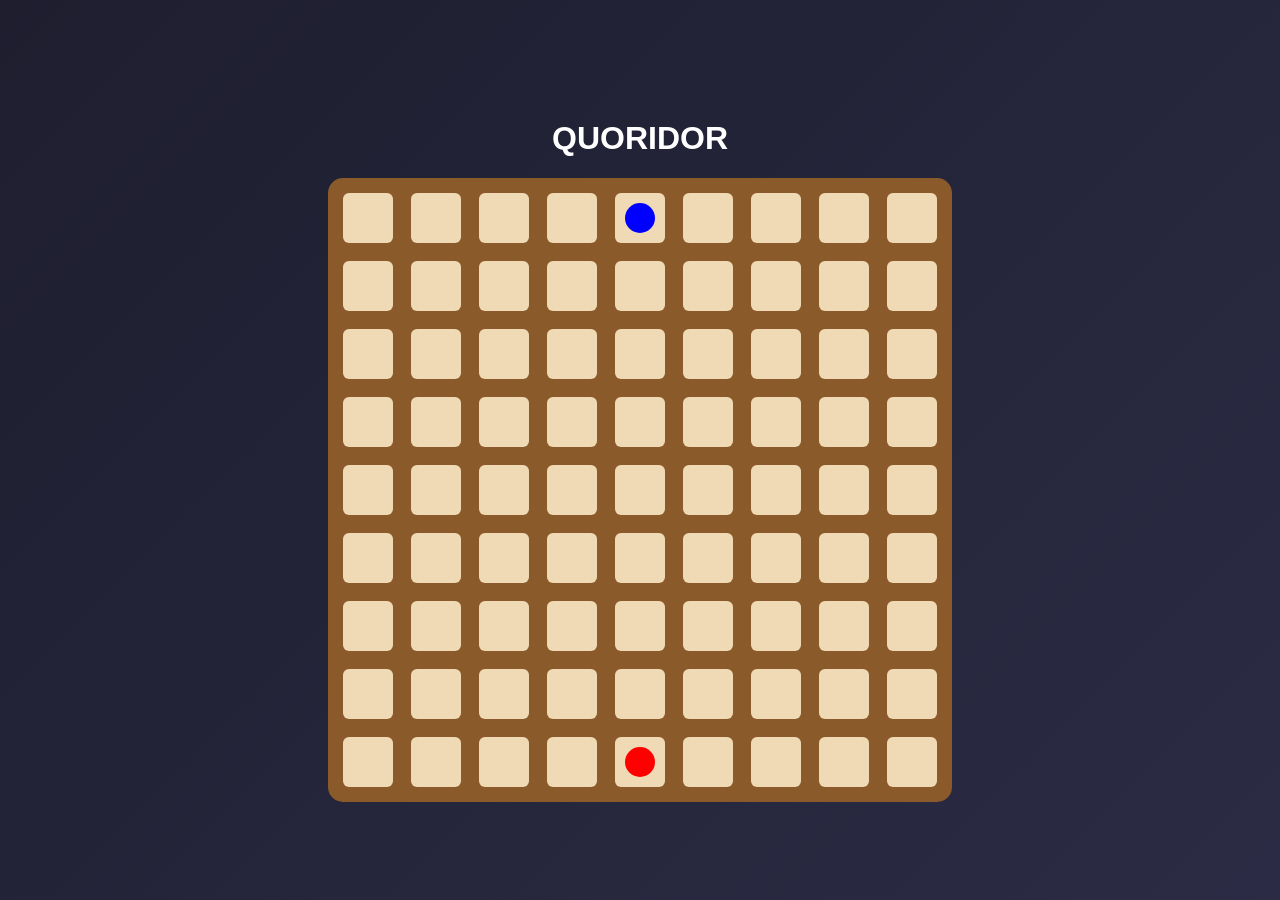
<file: קךדק/Index.html>
<!DOCTYPE html>
<html lang="he">
<head>
<meta charset="UTF-8">
<title>Quoridor</title>

<style>
body {
    margin: 0;
    font-family: Arial, sans-serif;
    background: linear-gradient(135deg, #1e1e2f, #2b2b45);
    display: flex;
    justify-content: center;
    align-items: center;
    height: 100vh;
}

.game-container {
    text-align: center;
    color: white;
}

.board {
    display: flex;
    flex-direction: column;
    gap: 4px;
    background: #8b5a2b;
    padding: 15px;
    border-radius: 15px;
}

.row, .h-wall-row {
    display: flex;
    gap: 4px;
}

.cell {
    width: 50px;
    height: 50px;
    background: #f0d9b5;
    border-radius: 6px;
    position: relative;
}

.player::after {
    content: "";
    position: absolute;
    width: 30px;
    height: 30px;
    border-radius: 50%;
    top: 50%;
    left: 50%;
    transform: translate(-50%, -50%);
}

.player1::after { background: red; }
.player2::after { background: blue; }

.v-wall {
    width: 10px;
    height: 50px;
}

.h-wall {
    width: 50px;
    height: 10px;
}

.wall-gap {
    width: 10px;
}
</style>

</head>
<body>

<div class="game-container">
    <h1>QUORIDOR</h1>
    <div id="board" class="board"></div>
</div>

<script>
const board = document.getElementById("board");
const size = 9;

for (let row = 0; row < size; row++) {

    const rowDiv = document.createElement("div");
    rowDiv.className = "row";

    for (let col = 0; col < size; col++) {

        const cell = document.createElement("div");
        cell.className = "cell";

        if (row === 0 && col === 4) {
            cell.classList.add("player", "player2");
        }

        if (row === 8 && col === 4) {
            cell.classList.add("player", "player1");
        }

        rowDiv.appendChild(cell);

        if (col < size - 1) {
            const vWall = document.createElement("div");
            vWall.className = "v-wall";
            rowDiv.appendChild(vWall);
        }
    }

    board.appendChild(rowDiv);

    if (row < size - 1) {
        const hRow = document.createElement("div");
        hRow.className = "h-wall-row";

        for (let col = 0; col < size; col++) {
            const hWall = document.createElement("div");
            hWall.className = "h-wall";
            hRow.appendChild(hWall);

            if (col < size - 1) {
                const gap = document.createElement("div");
                gap.className = "wall-gap";
                hRow.appendChild(gap);
            }
        }

        board.appendChild(hRow);
    }
}
</script>

</body>
</html>
</file>
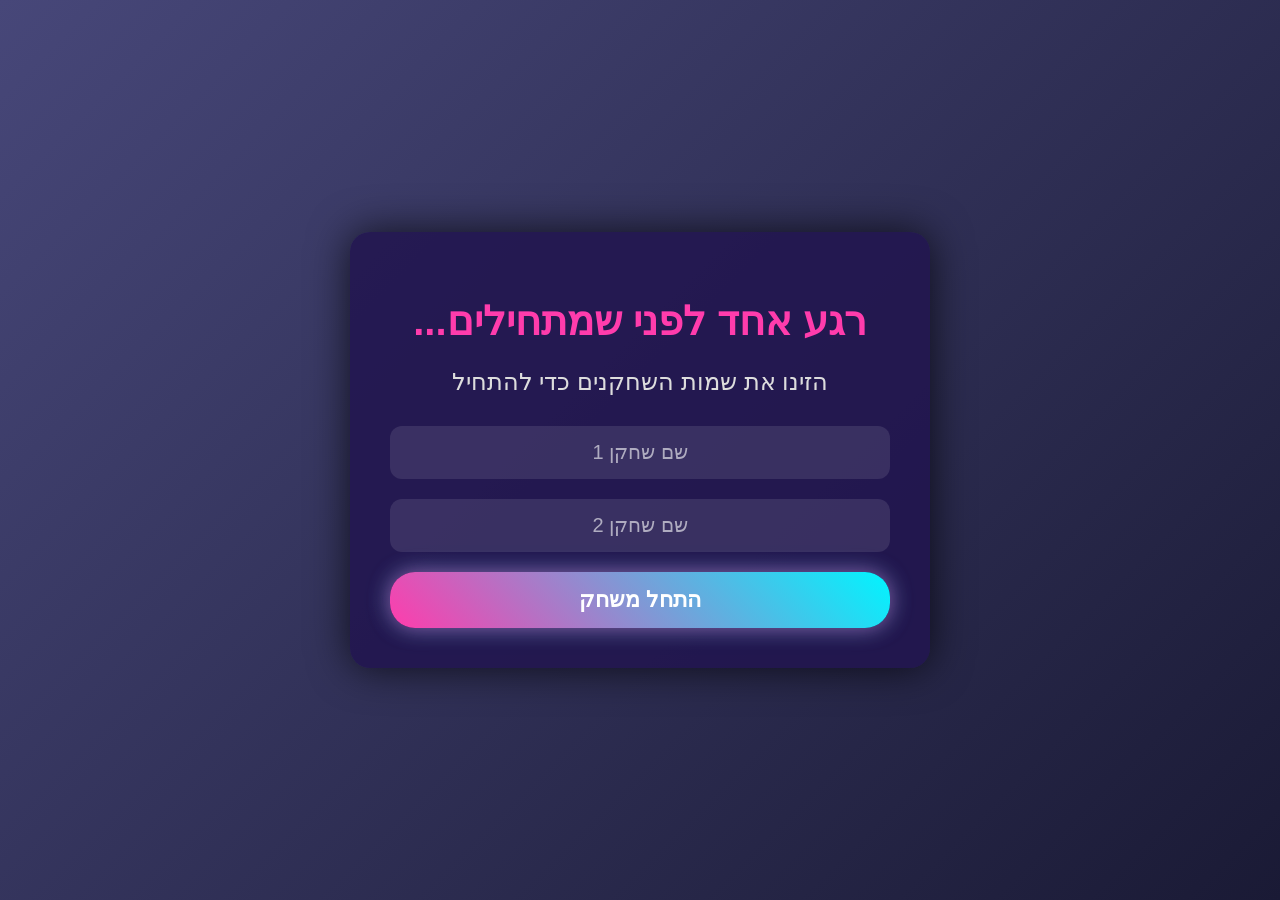
<file: html/beforeGame.html>
<!DOCTYPE html>
<html lang="he">
<head>
    <meta charset="UTF-8">
    <meta name="viewport" content="width=device-width, initial-scale=1.0">
    <title>הכנה למשחק קורידור</title>
    <link rel="stylesheet" href="/css/beforeGame.css">
</head>
<body>

<div class="player-setup-container">
    <h1>...רגע אחד לפני שמתחילים</h1>
    <p>הזינו את שמות השחקנים כדי להתחיל</p>

    <form id="playerForm">
        <input type="text" id="player1" placeholder="שם שחקן 1" required>
        <input type="text" id="player2" placeholder="שם שחקן 2" required>
        <button type="submit" class="start-btn">התחל משחק</button>
    </form>
</div>

</body>
</html>
</file>
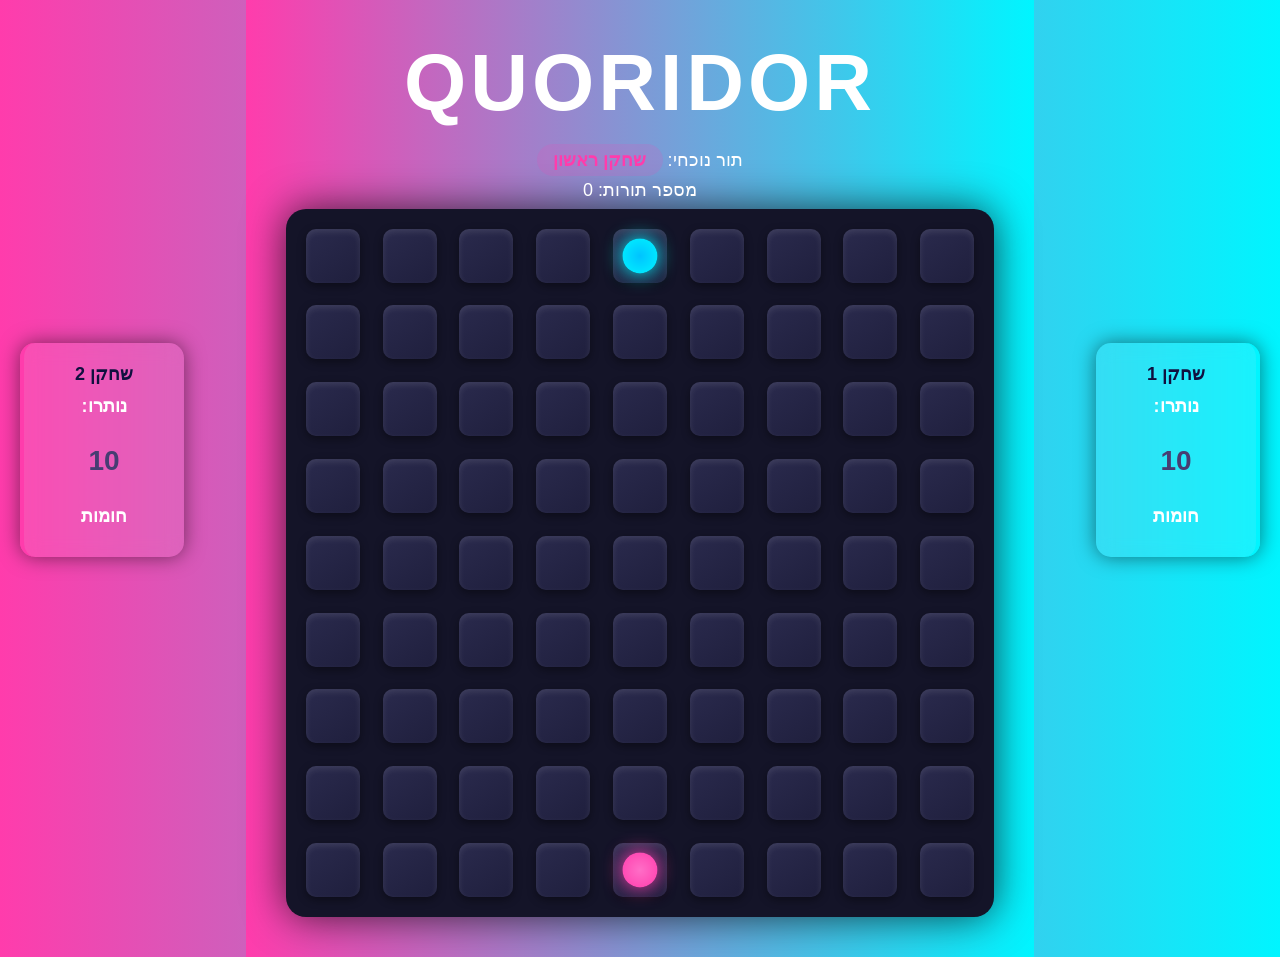
<file: html/board.html>
<!DOCTYPE html>
<html lang="en">
<head>
    <meta charset="UTF-8">
    <title>Quoridor</title>
    <link rel="stylesheet" href="/css/board.css">
</head>
<body>
<div class="game-container">
    <h1>QUORIDOR</h1>

        <!-- לוח מצב חומות -->
    <div class="player-wall-counter player1-counter">
        <h2>שחקן 2</h2>
        <h3>:נותרו</h3>
        <p id="p2-walls">10</p>
        <h3>חומות</h3>

    </div>

    <div class="player-wall-counter player2-counter">
        <h2>שחקן 1</h2>
        <h3>:נותרו</h3>
        <p id="p1-walls">10</p>
        <h3>חומות</h3>
    </div>


    <div class="turn-indicator">
        תור נוכחי:
        <span id="current-player" class="player-indicator player1-indicator">
            שחקן ראשון
        </span>
    </div>

    <div class="turn-counter">
        מספר תורות:
        <span id="turn-count">0</span>
    </div>


    <div id="board" class="board"></div>
</div>

<script src="/js/board.js"></script>
</body>
</html>
</file>
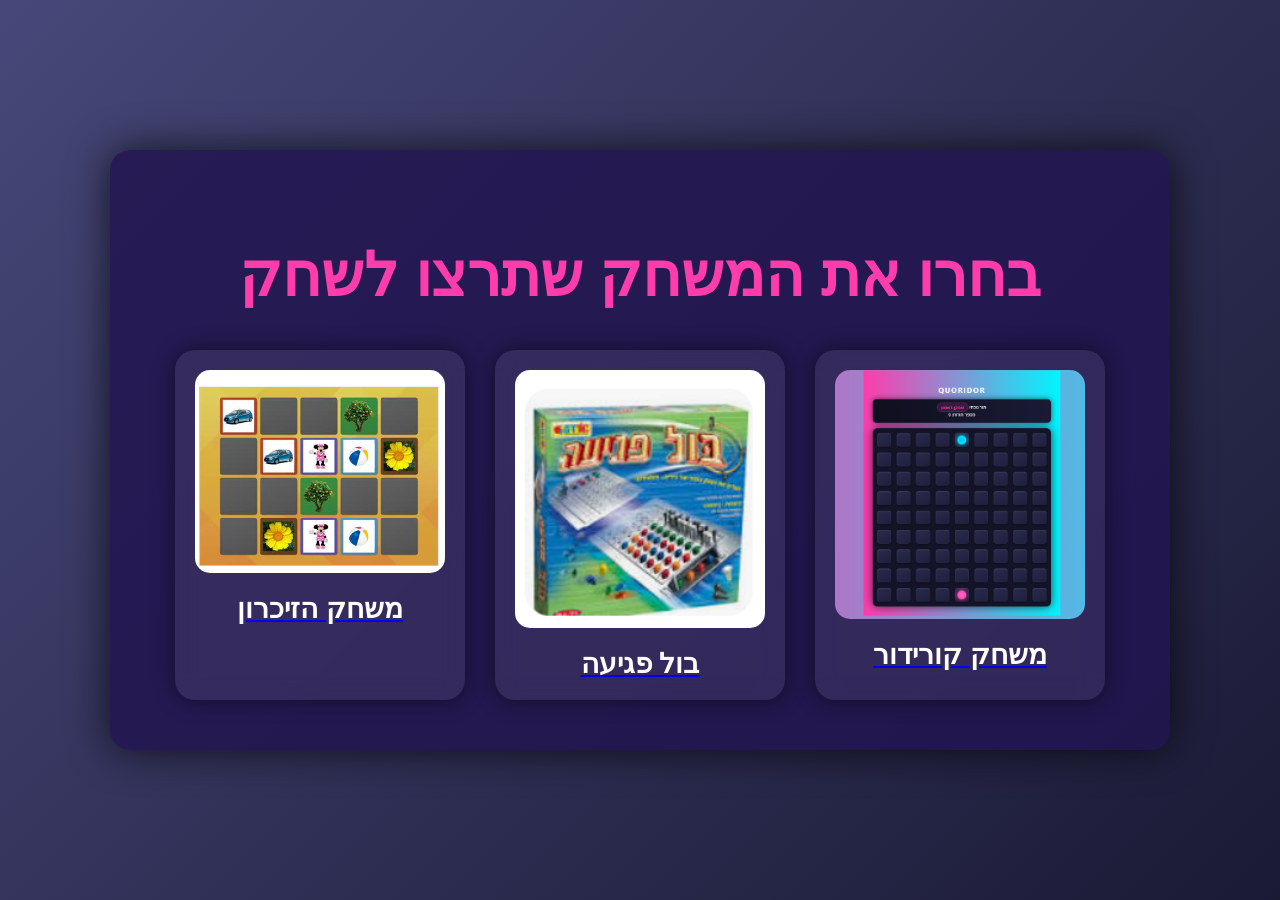
<file: html/gameSelection.html>
<!DOCTYPE html>
<html lang="he">
<head>
    <meta charset="UTF-8">
    <meta name="viewport" content="width=device-width, initial-scale=1.0">
    <title>בחרו משחק</title>
    <link rel="stylesheet" href="/css/gameSelection.css">
</head>
<body>

<div class="game-selection-container">
    <h1>בחרו את המשחק שתרצו לשחק</h1>

    <div class="games-grid">
        <a class="game-card" href="/otherGames/משחק זיכרון/memoryGame.html">
            <img src="/pictures/זיכרון.png" alt="משחק הזיכרון">
            <h2>משחק הזיכרון</h2>
        </a>

        <a class="game-card" href="/otherGames/‏‏‏‏בול פגיעה-6 צבעים - עם כפתור/bool.html">
            <img src="/pictures/בולפגיעה.png" alt="בול פגיעה">
            <h2>בול פגיעה</h2>
        </a>

        <a class="game-card" href="/html/landing.html">
            <img src="/pictures/קורידור.png" alt="משחק קורידור">
            <h2>משחק קורידור</h2>
        </a>
    </div>
</div>

</body>
</html>
</file>
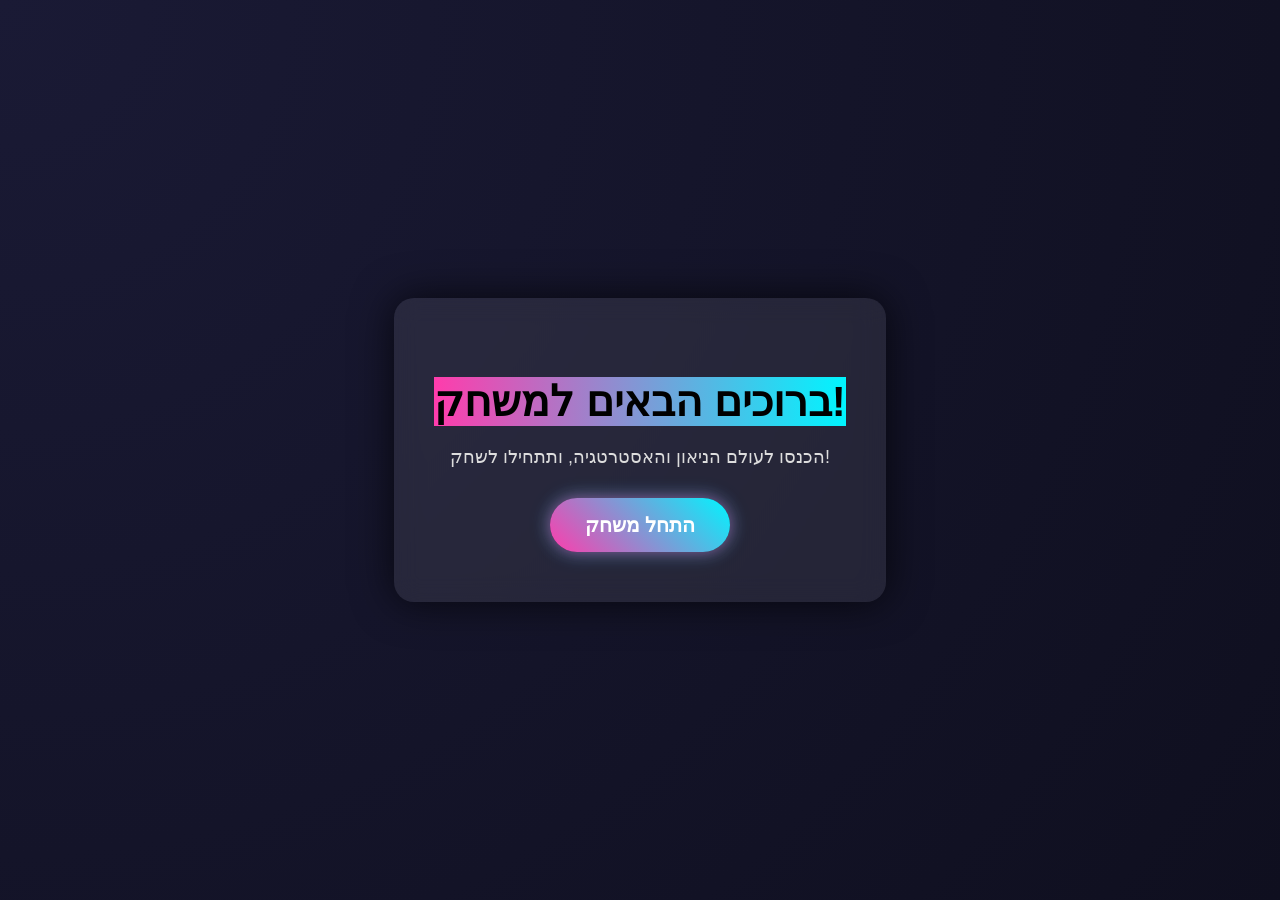
<file: html/home.html>
<!DOCTYPE html>
<html lang="en">
<head>
<meta charset="UTF-8">
<meta name="viewport" content="width=device-width, initial-scale=1.0">
<title>ברוכים הבאים למשחק</title>
<link rel="stylesheet" href="/css/home.css">
</head>
<body>
    <div class="welcome-container">
        <h1>ברוכים הבאים למשחק!</h1>
        <p>הכנסו לעולם הניאון והאסטרטגיה, ותתחילו לשחק!</p>
        <button class="start-btn">התחל משחק</button>
    </div>
</body>
</html>
</file>
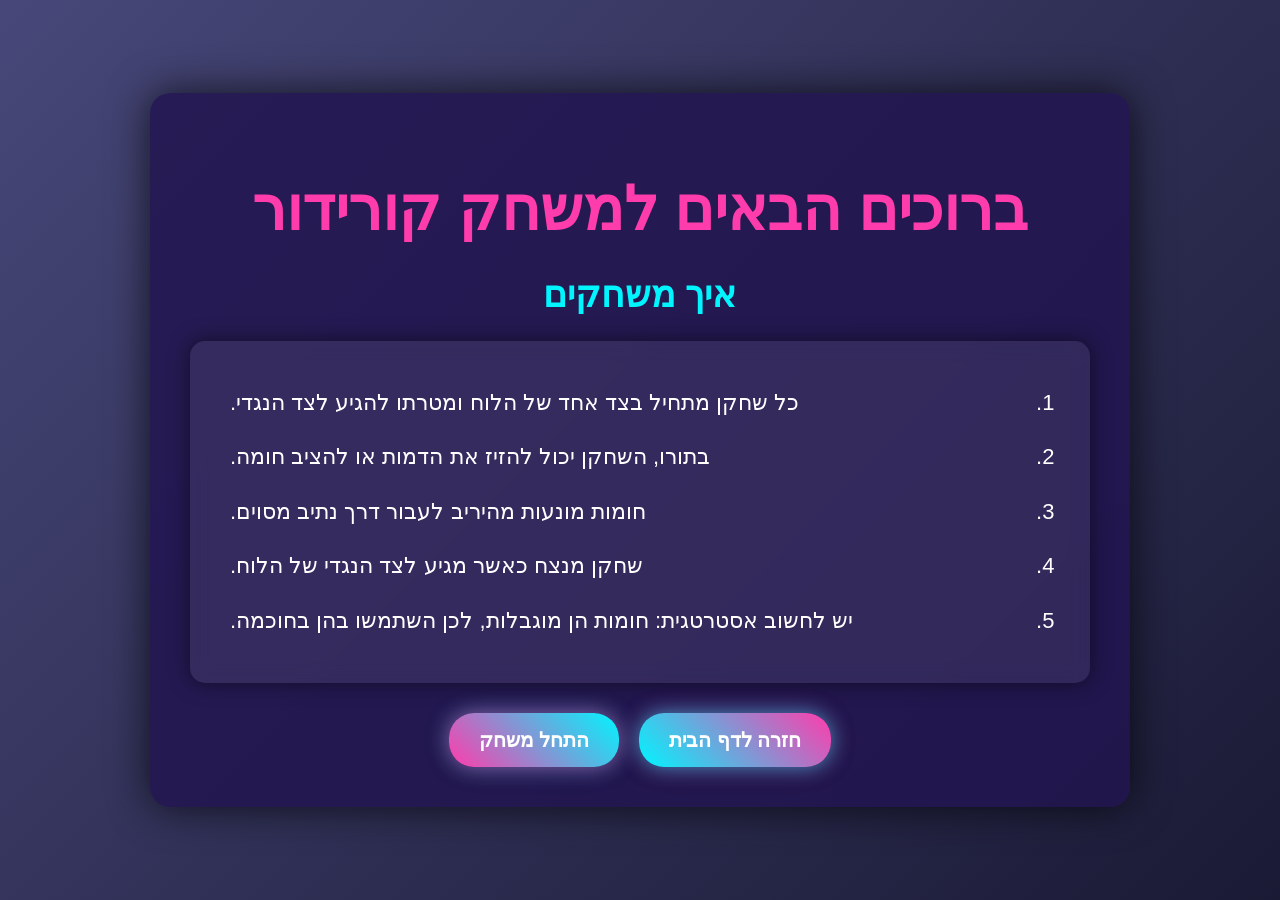
<file: html/instructions.html>
<!DOCTYPE html>
<html lang="he" dir="rtl">
<head>
    <meta charset="UTF-8">
    <meta name="viewport" content="width=device-width, initial-scale=1.0">
    <title>הוראות קורידור</title>
    <link rel="stylesheet" href="/css/instructions.css">
</head>
<body>
   <div class="instructions-container">
    <h1>ברוכים הבאים למשחק קורידור</h1>
    <h2>איך משחקים</h2>

    <div class="instructions-content">
        <ol>
            <li>כל שחקן מתחיל בצד אחד של הלוח ומטרתו להגיע לצד הנגדי.</li>
            <li>בתורו, השחקן יכול להזיז את הדמות או להציב חומה.</li>
            <li>חומות מונעות מהיריב לעבור דרך נתיב מסוים.</li>
            <li>שחקן מנצח כאשר מגיע לצד הנגדי של הלוח.</li>
            <li>יש לחשוב אסטרטגית: חומות הן מוגבלות, לכן השתמשו בהן בחוכמה.</li>
        </ol>
    </div>

    <div class="button-group">
        <button class="back-btn">חזרה לדף הבית</button>
        <button class="start-btn">התחל משחק</button>
    </div>
</div> 
</body>
</html>
</file>
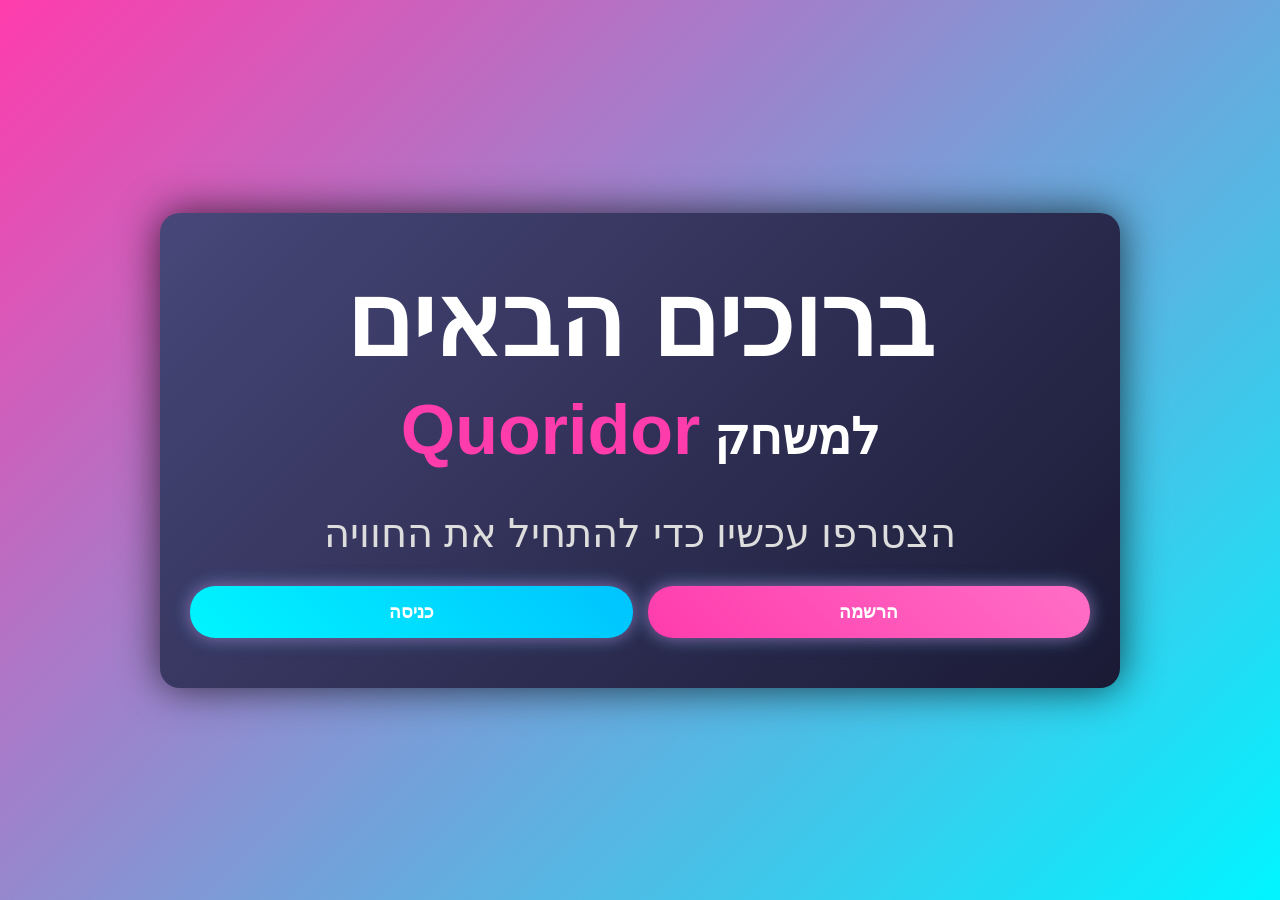
<file: html/landing.html>
<!DOCTYPE html>
<html lang="en">
<head>
<meta charset="UTF-8">
<meta name="viewport" content="width=device-width, initial-scale=1.0">
<title>דף נחיתה</title>
<link rel="stylesheet" href="/css/landing.css">
</head>
<body>
    <div class="landing-container">
        <header class="landing-header">
            <h1>ברוכים הבאים</h1>
            <h2><span class="highlight">Quoridor</span>   למשחק   </h2>
            <p>הצטרפו עכשיו כדי להתחיל את החוויה</p>
        </header>

        <div class="button-group">
            <button class="landing-btn login-btn">כניסה</button>
            <button class="landing-btn signup-btn">הרשמה</button>
        </div>
    </div>
</body>
</html>
</file>
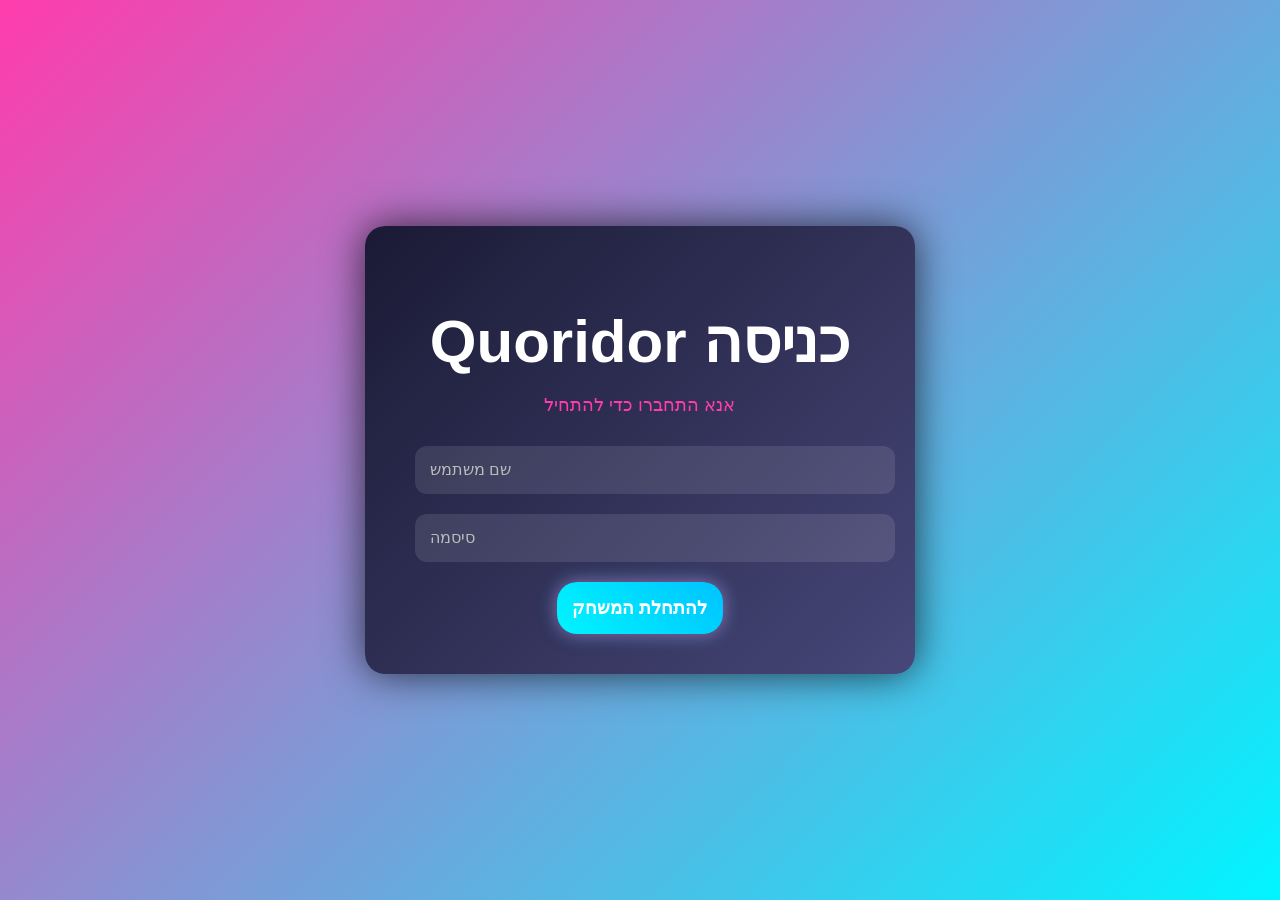
<file: html/login.html>
<!DOCTYPE html>
<html lang="en">
<head>
    <meta charset="UTF-8">
    <meta name="viewport" content="width=device-width, initial-scale=1.0">
    <title>Document</title>
    <link rel="stylesheet" href="/css/login.css">
</head>
<body>
    <div class="form-container">
        <h1>    Quoridor     כניסה</h1>
        <p>אנא התחברו כדי להתחיל</p>

        <form class="login-form" id="authForm">
            <input type="text" id="username" placeholder="שם משתמש" required minlength="3">
            <input type="password" id="password" placeholder="סיסמה" required minlength="6">
                <button type="submit" class="landing-btn login-btn">להתחלת המשחק</button>
        </form>
    </div>
</body>
</html>
</file>
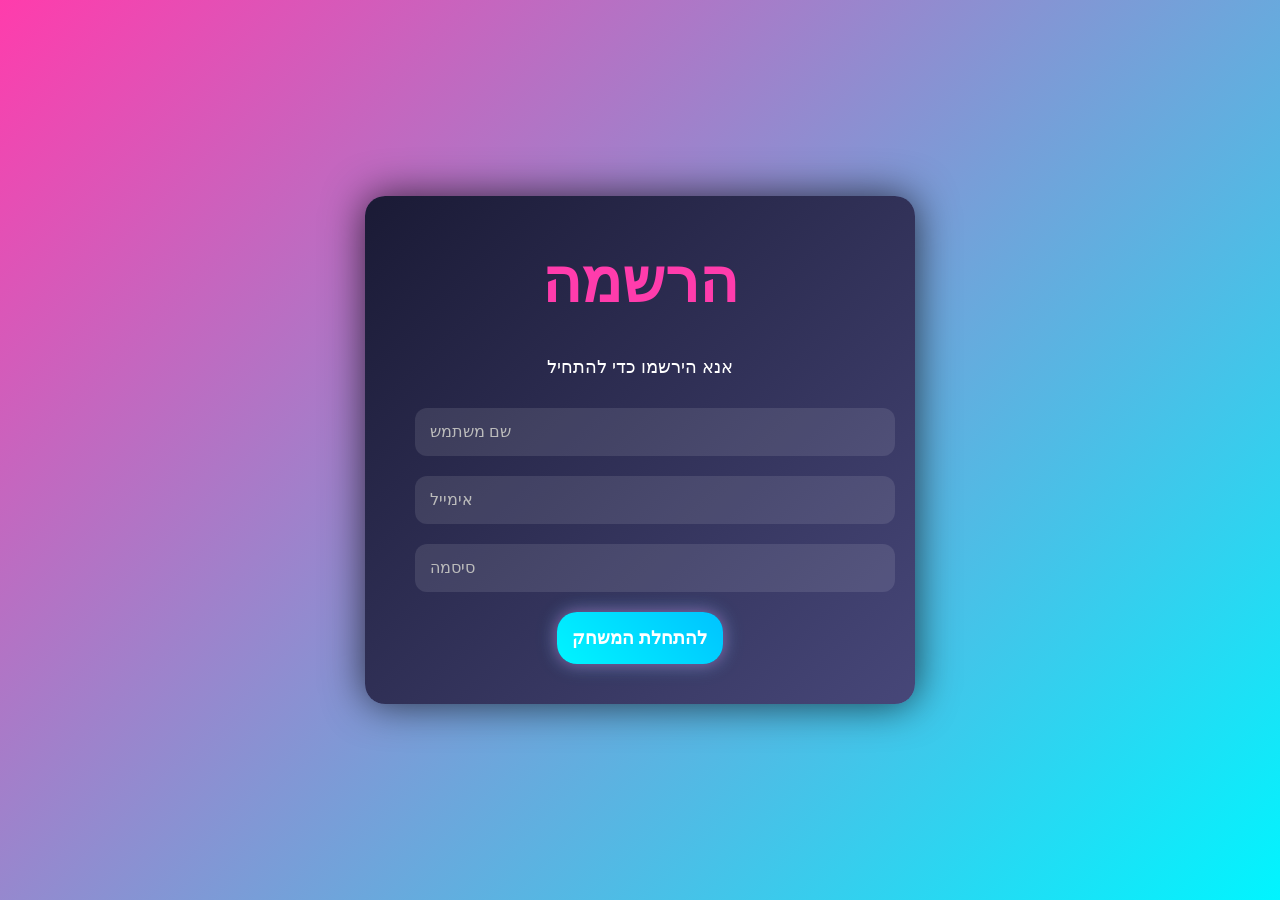
<file: html/register.html>
<!DOCTYPE html>
<html lang="en">
<head>
    <meta charset="UTF-8">
    <meta name="viewport" content="width=device-width, initial-scale=1.0">
    <title>Document</title>
    <link rel="stylesheet" href="/css/register.css">
</head>
<body>
    <div class="form-container">

        <h1>הרשמה</h1>
        <p>אנא הירשמו כדי להתחיל</p>

        <form class="login-form" id="authForm">
            <input type="text" id="username" placeholder="שם משתמש" required minlength="3">
            <input type="email" id="email" placeholder="אימייל" required>
            <input type="password" id="password" placeholder="סיסמה" required minlength="6">
                <button type="submit" class="landing-btn login-btn">להתחלת המשחק</button>
        </form>
    </div>
</body>
</html>
</file>
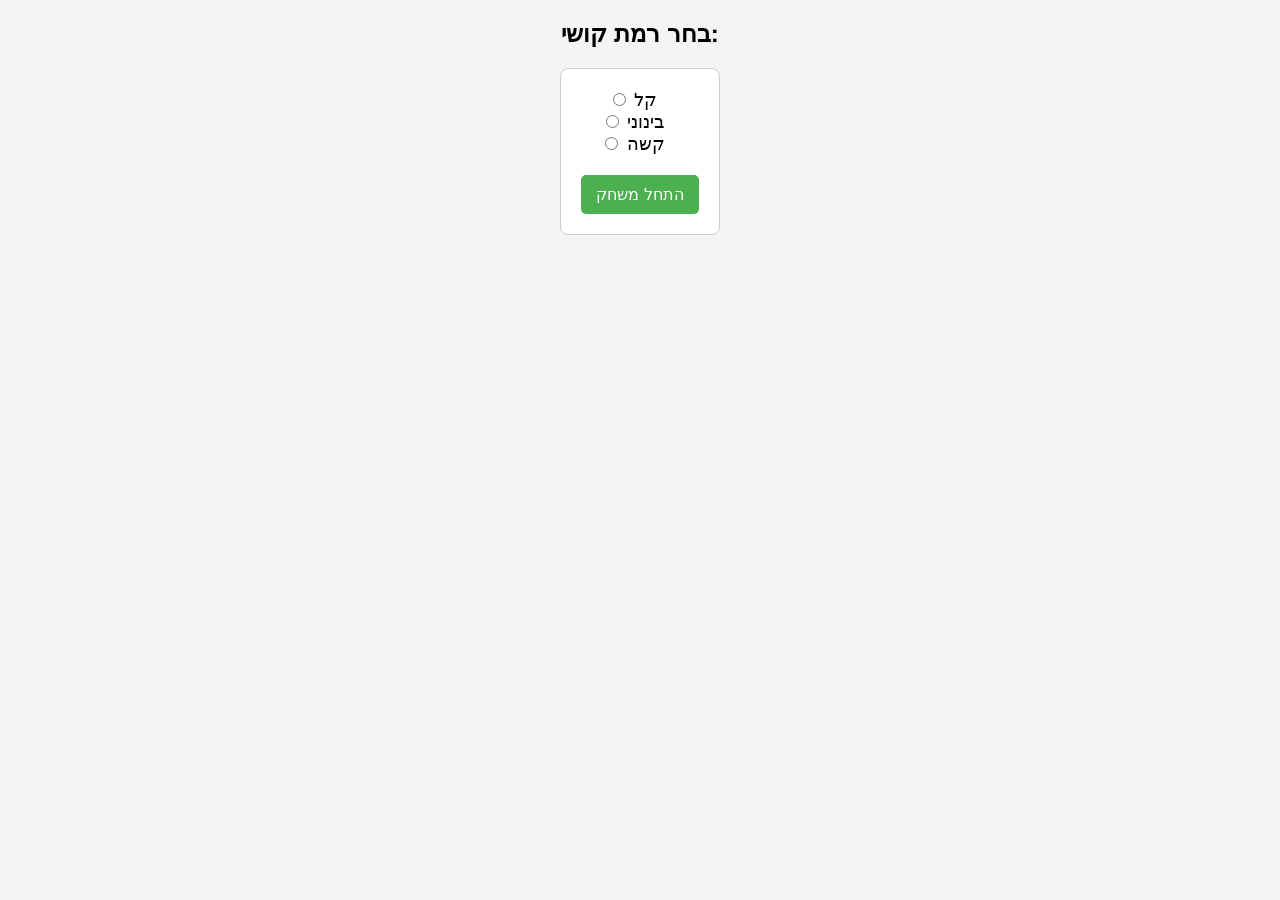
<file: otherGames/משחק זיכרון/memoryGame.html>
<!DOCTYPE html>
<html lang="en">
<head>
    <meta charset="UTF-8">
    <meta name="viewport" content="width=device-width, initial-scale=1.0">
    <title>Document</title>
    <link rel="stylesheet" href="memoryGame.css">
</head>

<body>
    <h2>בחר רמת קושי:</h2>
    <form class="level">
        <label>
            <input type="radio" name="difficulty" value="easy"> קל
        </label><br>
        <label>
            <input type="radio" name="difficulty" value="medium"> בינוני
        </label><br>
        <label>
            <input type="radio" name="difficulty" value="hard"> קשה
        </label><br>
        <input class="s" type="button" value="התחל משחק">
    </form>
    <div class="container"></div>
    <script src="memoryGame.js"></script>
</body>

</html>
</file>
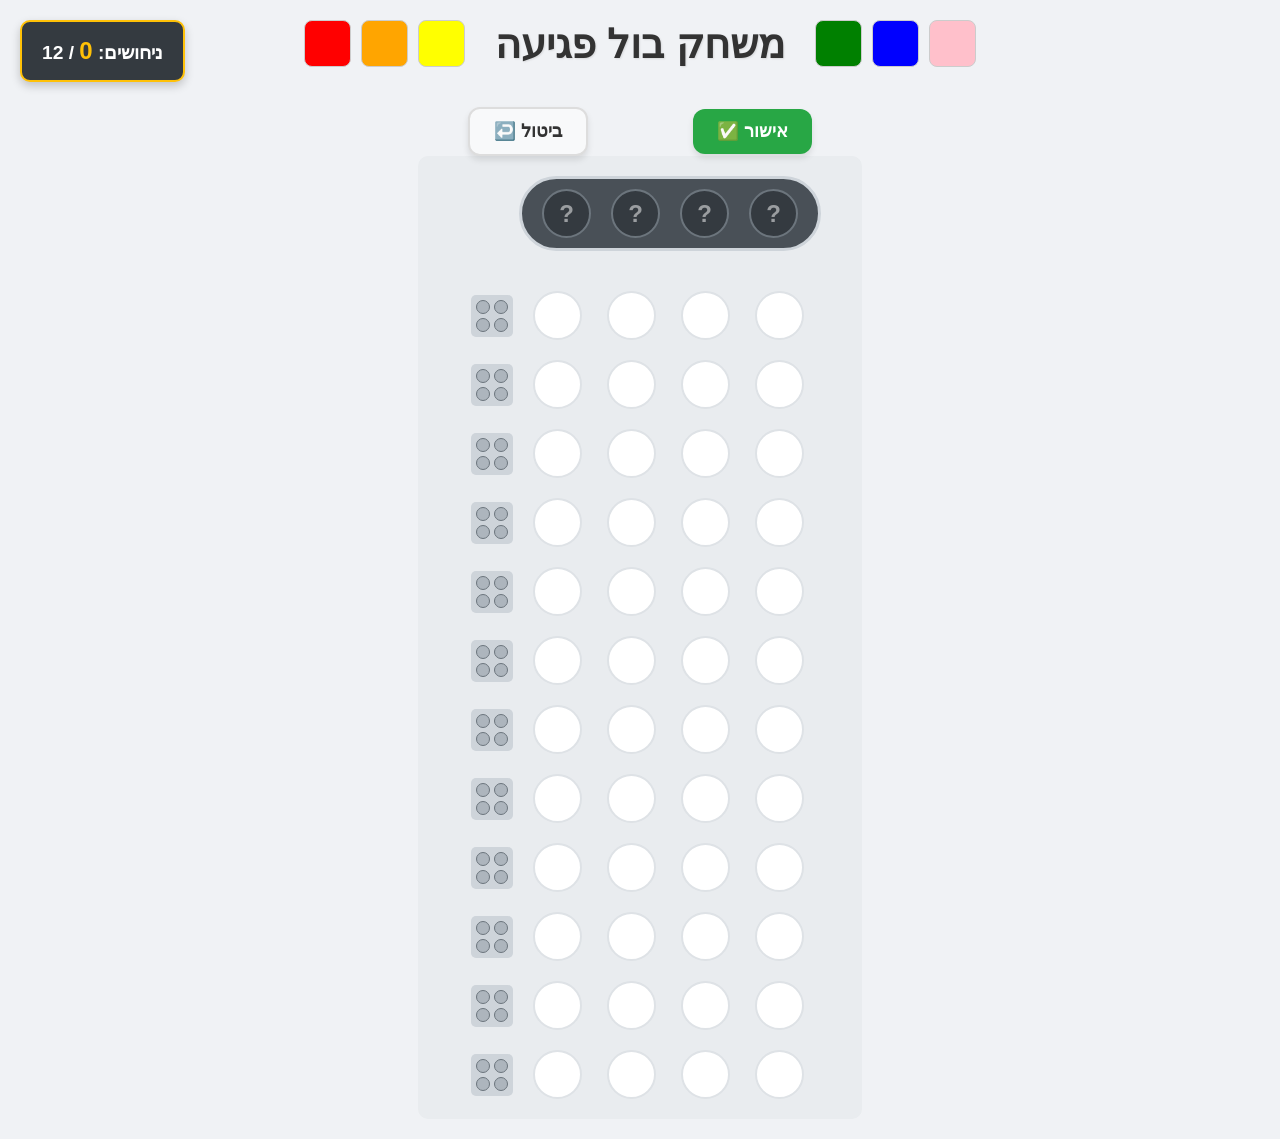
<file: otherGames/‏‏‏‏בול פגיעה-6 צבעים - עם כפתור/bool.html>
<!DOCTYPE html>
<html lang="en">
<head>
    <meta charset="UTF-8">
    <meta name="viewport" content="width=device-width, initial-scale=1.0">
    <title>משחק בול פגיעה</title>
    <link rel="stylesheet" href="./bool.css">
</head>
<body>
    <script defer src="./bool.js"></script>
    <header class="game-header">
    <div class="color-group">
        <div class="color-box" style="background-color: red;" onclick="pressColor(this)"></div>
        <div class="color-box" style="background-color: orange;" onclick="pressColor(this)"></div>
        <div class="color-box" style="background-color: yellow;" onclick="pressColor(this)"></div>
        
    </div>

    <h1>משחק בול פגיעה</h1>

    <div class="color-group">
        <div class="color-box" style="background-color: green;" onclick="pressColor(this)"></div>
        <div class="color-box" style="background-color: blue;" onclick="pressColor(this)"></div>
        <div class="color-box" style="background-color: pink;" onclick="pressColor(this)"></div>
    </div>
</header>
<div id="attempts-counter" class="counter-box">
    ניחושים: <span id="current-attempt">0</span> / 12
</div>
    <div class="container">  
    <div class="game-layout">
        <button id="undo-btn" class="side-btn" onclick="undoLastMove()">↩️ ביטול</button>
         <button id="submit-btn" class="side-btn" onclick="submitGuess()">✅ אישור</button>
    <div class="boardGame">
    <div class="chosenLine">
            <div class="oneChosen"></div>
            <div class="oneChosen"></div>
            <div class="oneChosen"></div>
            <div class="oneChosen"></div>
    </div>
    <div class="gessLine">
        <div class="feedback">
            <div class="small-circle"></div>
            <div class="small-circle"></div>
            <div class="small-circle"></div>
            <div class="small-circle"></div>
        </div>
        <div class="oneGess"></div>
        <div class="oneGess"></div>
        <div class="oneGess"></div>
        <div class="oneGess"></div>
    </div>
 
    <div class="gessLine">
        <div class="feedback">
            <div class="small-circle"></div>
            <div class="small-circle"></div>
            <div class="small-circle"></div>
            <div class="small-circle"></div>
        </div>
        <div class="oneGess"></div>
        <div class="oneGess"></div>
        <div class="oneGess"></div>
        <div class="oneGess"></div>
    </div>

    <div class="gessLine">
        <div class="feedback">
            <div class="small-circle"></div>
            <div class="small-circle"></div>
            <div class="small-circle"></div>
            <div class="small-circle"></div>
        </div>
        <div class="oneGess"></div>
        <div class="oneGess"></div>
        <div class="oneGess"></div>
        <div class="oneGess"></div>
    </div>
    <div class="gessLine">
        <div class="feedback">
            <div class="small-circle"></div>
            <div class="small-circle"></div>
            <div class="small-circle"></div>
            <div class="small-circle"></div>
        </div>
        <div class="oneGess"></div>
        <div class="oneGess"></div>
        <div class="oneGess"></div>
        <div class="oneGess"></div>
    </div>
 
    <div class="gessLine">
        <div class="feedback">
            <div class="small-circle"></div>
            <div class="small-circle"></div>
            <div class="small-circle"></div>
            <div class="small-circle"></div>
        </div>
        <div class="oneGess"></div>
        <div class="oneGess"></div>
        <div class="oneGess"></div>
        <div class="oneGess"></div>
    </div>

    <div class="gessLine">
        <div class="feedback">
            <div class="small-circle"></div>
            <div class="small-circle"></div>
            <div class="small-circle"></div>
            <div class="small-circle"></div>
        </div>
        <div class="oneGess"></div>
        <div class="oneGess"></div>
        <div class="oneGess"></div>
        <div class="oneGess"></div>
    </div>
    <div class="gessLine">
        <div class="feedback">
            <div class="small-circle"></div>
            <div class="small-circle"></div>
            <div class="small-circle"></div>
            <div class="small-circle"></div>
        </div>
        <div class="oneGess"></div>
        <div class="oneGess"></div>
        <div class="oneGess"></div>
        <div class="oneGess"></div>
    </div>
 
    <div class="gessLine">
        <div class="feedback">
            <div class="small-circle"></div>
            <div class="small-circle"></div>
            <div class="small-circle"></div>
            <div class="small-circle"></div>
        </div>
        <div class="oneGess"></div>
        <div class="oneGess"></div>
        <div class="oneGess"></div>
        <div class="oneGess"></div>
    </div>

    <div class="gessLine">
        <div class="feedback">
            <div class="small-circle"></div>
            <div class="small-circle"></div>
            <div class="small-circle"></div>
            <div class="small-circle"></div>
        </div>
        <div class="oneGess"></div>
        <div class="oneGess"></div>
        <div class="oneGess"></div>
        <div class="oneGess"></div>
    </div>
    <div class="gessLine">
        <div class="feedback">
            <div class="small-circle"></div>
            <div class="small-circle"></div>
            <div class="small-circle"></div>
            <div class="small-circle"></div>
        </div>
        <div class="oneGess"></div>
        <div class="oneGess"></div>
        <div class="oneGess"></div>
        <div class="oneGess"></div>
    </div>
 
    <div class="gessLine">
        <div class="feedback">
            <div class="small-circle"></div>
            <div class="small-circle"></div>
            <div class="small-circle"></div>
            <div class="small-circle"></div>
        </div>
        <div class="oneGess"></div>
        <div class="oneGess"></div>
        <div class="oneGess"></div>
        <div class="oneGess"></div>
    </div>

    <div class="gessLine">
        <div class="feedback">
            <div class="small-circle"></div>
            <div class="small-circle"></div>
            <div class="small-circle"></div>
            <div class="small-circle"></div>
        </div>
        <div class="oneGess"></div>
        <div class="oneGess"></div>
        <div class="oneGess"></div>
        <div class="oneGess"></div>
    </div>
</div>
<div id="endGameModal" class="modal">
    <div class="modal-content">
        <h2 id="modalTitle"></h2>
        <p id="modalMessage"></p>
        <button onclick="location.reload()">שחק שוב</button>
    </div>
</div>
</div>
</div>
</body>
</html>
</file>
<file: css/beforeGame.css>
:root {
    --primary-color: #ff3cac;
    --secondary-color: #00f5ff;
    --bg1: #474779;
    --bg2: #1a1a35;
    --glass: rgba(255, 255, 255, 0.08);
}

body {
    margin: 0;
    font-family: 'Segoe UI', sans-serif;
    background: linear-gradient(135deg, var(--bg1), var(--bg2));
    display: flex;
    justify-content: center;
    align-items: center;
    min-height: 100vh;
    color: white;
}

.player-setup-container {
    text-align: center;
    width: 90%;
    max-width: 500px;
    padding: 40px;
    border-radius: 20px;
    background: rgba(33, 21, 79, 0.85);
    box-shadow: 0 0 40px rgba(0,0,0,0.7);
}

.player-setup-container h1 {
    font-size: 40px;
    margin-bottom: 10px;
    color: var(--primary-color);
}

.player-setup-container p {
    font-size: 24px;
    margin-bottom: 30px;
    color: #ddd;
}

form {
    display: flex;
    flex-direction: column;
    gap: 20px;
}

input[type="text"] {
    padding: 15px;
    font-size: 20px;
    border: none;
    border-radius: 12px;
    background: rgba(255,255,255,0.1);
    color: white;
    text-align: center;
}

input[type="text"]::placeholder {
    color: rgba(255,255,255,0.6);
}

.start-btn {
    padding: 15px;
    font-size: 22px;
    font-weight: bold;
    border: none;
    border-radius: 25px;
    cursor: pointer;
    background: linear-gradient(45deg, var(--primary-color), var(--secondary-color));
    color: white;
    box-shadow: 0 0 20px rgba(255,60,172,0.5), 0 0 25px rgba(0,245,255,0.4);
    transition: all 0.3s ease;
}

.start-btn:hover {
    transform: scale(1.05);
    box-shadow: 0 0 30px rgba(255,60,172,0.7), 0 0 35px rgba(0,245,255,0.6);
}
</file>
<file: css/board.css>
/* =================================
   ROOT COLORS & VARIABLES
================================= */
:root {
    /* Backgrounds */
    --bg1: #0f0f1f;
    --bg2: #1a1a35;
    --board-bg: #141428;

    /* Cell */
    --cell-color1: #1f1f3d;
    --cell-color2: #2a2a4d;
    --glass: rgba(255,255,255,0.08);

    /* Players */
    --p1-main: #ff3cac;
    --p1-glow: #ff6ec7;
    --p2-main: #00f5ff;
    --p2-glow: #00c3ff;

    /* Sizes */
    --cell-size: clamp(32px, 6vmin, 60px);
    --wall-thickness: calc(var(--cell-size) / 5);
}


/* =================================
   BODY & LAYOUT
================================= */
body {
    margin: 0;
    font-family: 'Segoe UI', sans-serif;
    background: linear-gradient(90deg, var(--p1-main), var(--p2-main));
    display: flex;
    justify-content: center;
    align-items: center;
    height: 100vh;
}

.game-container {
    text-align: center;
    color: white;
        background: linear-gradient(90deg, var(--p1-main), var(--p2-main));

    padding: 40px;
}

h1 {
    font-size: 80px;
    letter-spacing: 4px;
    margin-bottom: 20px;
    color: white;
}


/* =================================
   GAME INFO PANEL
================================= */
.game-info {
    background: var(--glass)   ;
    backdrop-filter: blur(12px);
    padding: 15px 25px;
    border-radius: 16px;
    margin-bottom: 25px;
    box-shadow: 0 0 25px rgba(0,0,0,0.6);
}

.turn-indicator,
.turn-counter {
    margin: 8px 0;
    font-size: 18px;
}

.player-indicator {
    font-weight: bold;
    padding: 6px 16px;
    border-radius: 25px;
    transition: all 0.4s ease;
}

/* Glow animation for active player */
@keyframes pulseGlow {
    0% { box-shadow: 0 0 5px currentColor; }
    50% { box-shadow: 0 0 20px currentColor; }
    100% { box-shadow: 0 0 5px currentColor; }
}

.player1-indicator {
    color: var(--p1-main);
    background: rgba(255,60,172,0.15);
    animation: pulseGlow 2s infinite;
}

.player2-indicator {
    color: var(--p2-main);
    background: rgba(0,245,255,0.15);
    animation: pulseGlow 2s infinite;
}


/* =================================
   BOARD & ROWS
================================= */
.board {
    display: flex;
    flex-direction: column;
    gap: 6px;
    background: var(--board-bg);
    padding: 20px;
    border-radius: 20px;
    box-shadow: 0 0 40px rgba(0,0,0,0.7);
}

.row,
.h-wall-row {
    display: flex;
    gap: 6px;
}


/* =================================
   CELLS (Upgraded Colors)
================================= */
.cell {
    width: var(--cell-size);
    height: var(--cell-size);
    border-radius: 10px;
    position: relative;
    transition: all 0.2s ease;

    /* Gradient & depth */
    background: linear-gradient(145deg, var(--cell-color2), var(--cell-color1));
    box-shadow:
        inset 0 3px 6px rgba(255,255,255,0.1),
        0 3px 8px rgba(0,0,0,0.4);
}

.cell:hover {
    transform: scale(1.08);
    box-shadow:
        inset 0 3px 6px rgba(255,255,255,0.15),
        0 0 18px rgba(255,255,255,0.2);
    cursor: pointer;
}


/* =================================
   PLAYERS (Neon Style)
================================= */
.player::after {
    content: "";
    position: absolute;
    width: 65%;
    height: 65%;
    border-radius: 50%;
    top: 50%;
    left: 50%;
    transform: translate(-50%, -50%);
}

.player1::after {
    background: radial-gradient(circle, var(--p1-glow), var(--p1-main));
    box-shadow: 0 0 20px var(--p1-main);
}

.player2::after {
    background: radial-gradient(circle, var(--p2-glow), var(--p2-main));
    box-shadow: 0 0 20px var(--p2-main);
}


/* =================================
   WALLS
================================= */
.v-wall {
    width: var(--wall-thickness);
    height: var(--cell-size);
    transition: 0.2s;
}

.h-wall {
    width: var(--cell-size);
    height: var(--wall-thickness);
    transition: 0.2s;
}

.wall-gap {
    width: var(--wall-thickness);
}

.player1-wall {
    background: var(--p1-main);
    box-shadow: 0 0 10px var(--p1-main);
}

.player2-wall {
    background: var(--p2-main);
    box-shadow: 0 0 10px var(--p2-main);
}

.v-wall:hover,
.h-wall:hover {
    background: rgba(255,255,255,0.2);
    cursor: pointer;
}


.player-wall-counter {
    position: absolute;
    top: 50%;
    transform: translateY(-50%);
    width: 120px;
    padding: 20px;
    text-align: center;
    border-radius: 15px;
    background: rgba(255,255,255,0.08);
    backdrop-filter: blur(10px);
    box-shadow: 0 0 20px rgba(0,0,0,0.5);
    font-family: 'Segoe UI', sans-serif;
    color: white;
}

/* =================================
   מספר הקירות שנותרו לכל שחקן
================================= */

.player1-counter {
    left: 20px;
    border-left: 4px solid var(--p1-main);
}

.player2-counter {
    right: 20px;
    border-right: 4px solid var(--p2-main);
}

.player-wall-counter h2 {
    margin: 0 0 10px 0;
    font-size: 18px;
    color: rgb(16, 16, 63);
}

.player-wall-counter h3 {
    margin: 0 0 10px 0;
    font-size: 18px;
}

.player-wall-counter p {
    font-size: 28px;
    font-weight: bold;
    color: #473d72;
}
</file>
<file: css/gameSelection.css>
:root {
    --primary-color: #ff3cac;
    --secondary-color: #00f5ff;
    --bg1: #474779;
    --bg2: #1a1a35;
    --glass: rgba(255,255,255,0.08);
}

body {
    margin: 0;
    font-family: 'Segoe UI', sans-serif;
    background: linear-gradient(135deg, var(--bg1), var(--bg2));
    display: flex;
    justify-content: center;
    align-items: center;
    min-height: 100vh;
    color: white;
}

.game-selection-container {
    text-align: center;
    width: 95%;
    max-width: 1000px;
    padding: 50px 30px;
    border-radius: 20px;
    background: rgba(33, 21, 79, 0.85);
    box-shadow: 0 0 40px rgba(0,0,0,0.7);
}

.game-selection-container h1 {
    font-size: 60px;
    margin-bottom: 40px;
    color: var(--primary-color);
}

.games-grid {
    display: flex;
    flex-wrap: wrap;
    justify-content: center;
    gap: 30px;
}

.game-card {
    background: var(--glass);
    backdrop-filter: blur(12px);
    border-radius: 20px;
    padding: 20px;
    width: 250px;
    cursor: pointer;
    transition: all 0.3s ease;
    box-shadow: 0 0 20px rgba(0,0,0,0.5);
}

.game-card:hover {
    transform: scale(1.05);
    box-shadow: 0 0 35px var(--primary-color), 0 0 25px var(--secondary-color);
}

.game-card img {
    width: 100%;
    border-radius: 15px;
    margin-bottom: 15px;
}

.game-card h2 {
    font-size: 28px;
    margin: 0;
    color: white;
}
</file>
<file: css/home.css>
/* =================================
   ROOT COLORS
================================= */
:root {
    --bg1: #0f0f1f;
    --bg2: #1a1a35;

    --p1-main: #ff3cac;
    --p1-glow: #ff6ec7;
    --p2-main: #00f5ff;
    --p2-glow: #00c3ff;

    --glass: rgba(255,255,255,0.08);
}

/* =================================
   BODY
================================= */
body {
    margin: 0;
    font-family: 'Segoe UI', sans-serif;
    background: radial-gradient(circle at top left, var(--bg2), var(--bg1));
    display: flex;
    justify-content: center;
    align-items: center;
    height: 100vh;
}

/* =================================
   WELCOME CONTAINER
================================= */
.welcome-container {
    text-align: center;
    background: var(--glass);
    backdrop-filter: blur(12px);
    padding: 50px 40px;
    border-radius: 20px;
    box-shadow: 0 0 40px rgba(0,0,0,0.7);
}

.welcome-container h1 {
    font-size: 42px;
    margin-bottom: 20px;
    background: linear-gradient(90deg, var(--p1-main), var(--p2-main));
    /*-webkit-background-clip: text;
    -webkit-text-fill-color: transparent;*/
}

.welcome-container p {
    font-size: 18px;
    margin-bottom: 30px;
    color: #ddd;
}

/* =================================
   START BUTTON
================================= */
.start-btn {
    padding: 15px 35px;
    font-size: 20px;
    font-weight: bold;
    border: none;
    border-radius: 30px;
    cursor: pointer;
    background: linear-gradient(45deg, var(--p1-main), var(--p2-main));
    color: white;
    box-shadow: 0 0 15px rgba(255,60,172,0.5), 0 0 20px rgba(0,245,255,0.4);
    transition: all 0.3s ease;
}

.start-btn:hover {
    transform: scale(1.1);
    box-shadow: 0 0 25px rgba(255,60,172,0.7), 0 0 30px rgba(0,245,255,0.6);
}
</file>
<file: css/instructions.css>
:root {
    --primary-color: #ff3cac;
    --secondary-color: #00f5ff;
    --bg1: #474779;
    --bg2: #1a1a35;
    --glass: rgba(255, 255, 255, 0.08);
}

body {
    margin: 0;
    font-family: 'Segoe UI', sans-serif;
    background: linear-gradient(135deg, var(--bg1), var(--bg2));
    display: flex;
    justify-content: center;
    align-items: center;
    min-height: 100vh;
    color: white;
}

.instructions-container {
    text-align: center;
    width: 90%;
    max-width: 900px;
    padding: 40px;
    border-radius: 20px;
    background: rgba(33, 21, 79, 0.85);
    box-shadow: 0 0 40px rgba(0,0,0,0.7);
}

.instructions-container h1 {
    font-size: 60px;
    margin-bottom: 10px;
    color: var(--primary-color);
}

.instructions-container h2 {
    font-size: 36px;
    margin-bottom: 25px;
    color: var(--secondary-color);
}

.instructions-content {
    text-align: left;
    font-size: 22px;
    line-height: 1.8;
    padding: 20px;
    margin-bottom: 30px;
    background: var(--glass);
    border-radius: 15px;
    backdrop-filter: blur(10px);
    box-shadow: 0 0 20px rgba(0,0,0,0.5);
}

.instructions-content ol {
    padding-left: 20px;
}

.instructions-content li {
    margin-bottom: 15px;
}

.button-group {
    display: flex;
    justify-content: center;
    gap: 20px;
}

.start-btn, .back-btn {
    padding: 15px 30px;
    font-size: 20px;
    font-weight: bold;
    border: none;
    border-radius: 25px;
    cursor: pointer;
    color: white;
    transition: all 0.3s ease;
}

.start-btn {
    background: linear-gradient(45deg, var(--primary-color), var(--secondary-color));
    box-shadow: 0 0 20px rgba(255,60,172,0.5), 0 0 25px rgba(0,245,255,0.4);
}

.back-btn {
    background: linear-gradient(45deg, var(--secondary-color), var(--primary-color));
    box-shadow: 0 0 20px rgba(0,245,255,0.5), 0 0 25px rgba(255,60,172,0.4);
}

.start-btn:hover, .back-btn:hover {
    transform: scale(1.05);
    box-shadow: 0 0 30px rgba(255,60,172,0.7), 0 0 35px rgba(0,245,255,0.6);
}
</file>
<file: css/landing.css>
:root {
    --primary-color: #ff3cac;
    --secondary-color: #00f5ff;
    --bg1: #474779;
    --bg2: #1a1a35;
    --glass: rgba(255, 255, 255, 0.08);
}

body {
    margin: 0;
    font-family: 'Segoe UI', sans-serif;
    background: linear-gradient(135deg, var(--primary-color), var(--secondary-color));
    display: flex;
    justify-content: center;
    align-items: center;
    min-height: 100vh;
    color: white;
}

.landing-container {
    text-align: center;
    width: 100%;
    max-width: 900px;
    padding: 50px 30px;
    border-radius: 20px;
    background: rgb(33, 21, 79)
    linear-gradient(135deg, var(--bg1), var(--bg2));
    box-shadow: 0 0 40px rgba(0,0,0,0.7);
}
.landing-header h1 {
    font-size: 100px;
    margin: 0 0 10px 0;

}
.landing-header h2 {
    font-size: 50px;
    margin: 0 0 10px 0;

}

.highlight {
    font-size: 70px;
    color: #ff3cac; /* צבע למילה בלבד */
    background: none; /* אם רוצים ללא רקע */
    font-weight: bold; /* אופציונלי – עבה יותר */
}

.landing-header p {
    font-size: 40px;
    margin-bottom: 30px;
    color: #ddd;
}

.button-group {
    display: flex;
    gap: 15px;
    justify-content: center;
}

.landing-btn {
    flex: 1;
    padding: 15px;
    font-size: 18px;
    font-weight: bold;
    border: none;
    border-radius: 25px;
    cursor: pointer;
    background: linear-gradient(45deg, var(--primary-color), var(--secondary-color));
    color: white;
    box-shadow: 0 0 15px rgba(255,60,172,0.5), 0 0 20px rgba(0,245,255,0.4);
    transition: all 0.3s ease;
}

.landing-btn:hover {
    transform: scale(1.05);
    box-shadow: 0 0 25px rgba(255,60,172,0.7), 0 0 30px rgba(0,245,255,0.6);
}

.login-btn {
    background: linear-gradient(45deg, #00f5ff, #00c3ff);
}

.signup-btn {
    background: linear-gradient(45deg, #ff3cac, #ff6ec7);
}
</file>
<file: css/login.css>
:root {
    --primary-color: #ff3cac;
    --secondary-color: #00f5ff;
    --bg1: #474779;
    --bg2: #1a1a35;
    --glass: rgba(255, 255, 255, 0.08);
}

/* הורה שמרכז את הטופס */
body {
    margin: 0;
    font-family: 'Segoe UI', sans-serif;
    background: linear-gradient(135deg, var(--primary-color), var(--secondary-color));
    display: flex;
    justify-content: center;  /* מרכז אופקי */
    align-items: center;      /* מרכז אנכי */
    min-height: 100vh;
    color: white;
}


/* הטופס עצמו */
.form-container {
    background: linear-gradient(135deg, var(--bg2), var(--bg1));
    backdrop-filter: blur(12px);
    padding: 40px 50px;
    border-radius: 20px;
    width: 100%;
    max-width: 450px;      /* רוחב קבוע מתאים לטופס */
    text-align: center;
    box-shadow: 0 0 40px rgba(0,0,0,0.7);
}

.form-container h1 {
    font-size: 60px;
    margin-bottom: 10px;
}

.form-container p {
    font-size: 18px;
    margin-bottom: 30px;
    color: var(--primary-color);

}

.login-form input {
    width: 100%;
    padding: 15px;
    margin-bottom: 20px;
    border-radius: 12px;
    border: none;
    background: rgba(255,255,255,0.1);
    color: white;
    font-size: 16px;
    transition: all 0.3s ease;
}

.login-form input::placeholder {
    color: #bbb;
}

.login-form input:focus {
    outline: none;
    background: rgba(255,255,255,0.15);
    box-shadow: 0 0 15px var(--primary-color);
}

.form-buttons {
    display: flex;
    gap: 20px;
    justify-content: center;
}

.landing-btn {
    flex: 1;
    padding: 15px;
    font-size: 18px;
    font-weight: bold;
    border: none;
    border-radius: 20px;
    cursor: pointer;
    background: linear-gradient(45deg, var(--primary-color), var(--secondary-color));
    color: white;
    box-shadow: 0 0 15px rgba(255,60,172,0.5), 0 0 20px rgba(0,245,255,0.4);
    transition: all 0.3s ease;
}

.landing-btn:hover {
    transform: scale(1.05);
    box-shadow: 0 0 25px rgba(255,60,172,0.7), 0 0 30px rgba(0,245,255,0.6);
}

.login-btn {
    background: linear-gradient(45deg, #00f5ff, #00c3ff);
}

.signup-btn {
    background: linear-gradient(45deg, #ff3cac, #ff6ec7);
}
</file>
<file: css/register.css>
:root {
    --primary-color: #ff3cac;
    --secondary-color: #00f5ff;
    --bg1: #474779;
    --bg2: #1a1a35;
    --glass: rgba(255, 255, 255, 0.08);
}

/* הורה שמרכז את הטופס */
body {
    margin: 0;
    font-family: 'Segoe UI', sans-serif;
    background: linear-gradient(135deg, var(--primary-color), var(--secondary-color));
    display: flex;
    justify-content: center;  /* מרכז אופקי */
    align-items: center;      /* מרכז אנכי */
    min-height: 100vh;
    color: white;
}


/* הטופס עצמו */
.form-container {
    background: linear-gradient(135deg, var(--bg2), var(--bg1));
    backdrop-filter: blur(12px);
    padding: 40px 50px;
    border-radius: 20px;
    width: 100%;
    max-width: 450px;      /* רוחב קבוע מתאים לטופס */
    text-align: center;
    box-shadow: 0 0 40px rgba(0,0,0,0.7);
}

.form-container h1 {
    font-size: 60px;
     color: var(--primary-color);
     margin-top: 10px;
     
}
.form-container h2 {
    font-size: 40px;
    margin-bottom: 20px;
    color: var(--primary-color);

}
.form-container p {
    font-size: 18px;
    margin-bottom: 30px;

}

.login-form input {
    width: 100%;
    padding: 15px;
    margin-bottom: 20px;
    border-radius: 12px;
    border: none;
    background: rgba(255,255,255,0.1);
    color: white;
    font-size: 16px;
    transition: all 0.3s ease;
}

.login-form input::placeholder {
    color: #bbb;
}

.login-form input:focus {
    outline: none;
    background: rgba(255,255,255,0.15);
    box-shadow: 0 0 15px var(--primary-color);
}

.form-buttons {
    display: flex;
    gap: 20px;
    justify-content: center;
}

.landing-btn {
    flex: 1;
    padding: 15px;
    font-size: 18px;
    font-weight: bold;
    border: none;
    border-radius: 20px;
    cursor: pointer;
    background: linear-gradient(45deg, var(--primary-color), var(--secondary-color));
    color: white;
    box-shadow: 0 0 15px rgba(255,60,172,0.5), 0 0 20px rgba(0,245,255,0.4);
    transition: all 0.3s ease;
}

.landing-btn:hover {
    transform: scale(1.05);
    box-shadow: 0 0 25px rgba(255,60,172,0.7), 0 0 30px rgba(0,245,255,0.6);
}

.login-btn {
    background: linear-gradient(45deg, #00f5ff, #00c3ff);
}

.signup-btn {
    background: linear-gradient(45deg, #ff3cac, #ff6ec7);
}
</file>
<file: otherGames/משחק זיכרון/memoryGame.css>
.card{
    width: 190px;
    height: 140px;
    background-color: #ec0f0f; /* Change color as needed */
    border-radius: 15px; /* Rounded corners */
    align-items: center;
    justify-content: center;
    color: white;
    font-size: 24px;
    text-align: center;
    box-shadow: 0 4px 8px rgba(0, 0, 0, 0.2);
    background-size: cover; /* מכסה את כל ה-DIV */
    background-position: center; /* מרכז את התמונה */
    cursor: pointer; /* משנה את הסמן למצב של לחיצה */
}
.container{
    display: grid;
    width: 80%;
    align-self: center;
    justify-self: center;
    grid-template-columns: repeat(6,1fr);
    grid-template-rows: repeat(6,1fr);
    gap: 10px;
}

input[type="button"] {
    margin-top: 20px; /* מרחק מעל כפתור השליחה */
    padding: 10px 15px; /* ריפוד פנימי לכפתור */
    font-size: 16px; /* גודל הגופן */
    background-color: #4CAF50; /* צבע הרקע של הכפתור */
    color: white; /* צבע הטקסט בכפתור */
    border: none; /* הסרת גבולות */
    border-radius: 5px; /* קצוות מעוגלים */
    cursor: pointer; /* הוויה של סמן מעל הכפתור */

}
input[type="button"]:hover {
    background-color: #105513; /* מסך צבע כשמעל הכפתור */
}


body {
    display: flex;
    flex-direction: column; /* מסדר את האלמנטים אחד מתחת לשני */
    align-items: center;    /* ממרכז אופקית */
    min-height: 100vh;      /* גורם לגוף הדף לתפוס את כל הגובה */
    margin: 0;
    text-align: center;     /* ממרכז את הטקסט בתוך הלייבלים */
    background-color: #f4f4f4; /* צבע רקע עדין */
    font-family: Arial, sans-serif;
}

.level {
    margin-bottom: 20px;    /* רווח בין הטופס ללוח המשחק */
    padding: 20px;
    border: 1px solid #ccc;
    border-radius: 8px;
    background: white;
}
.level label {
    margin-right: 15px;     /* רווח בין אפשרויות הקושי */
    font-size: 18px;
}
</file>
<file: otherGames/‏‏‏‏בול פגיעה-6 צבעים - עם כפתור/bool.css>
body {
    font-family: 'Segoe UI', Tahoma, Geneva, Verdana, sans-serif;
    background-color: #f0f2f5;
    display: flex;
    flex-direction: column;
    align-items: center;
    margin: 0;
    padding: 20px;
}

h1 {
    color: #333;
    margin-bottom: 30px;
    text-shadow: 1px 1px 2px rgba(0,0,0,0.1);
}

.main-wrapper {
    background: white;
    padding: 30px;
    border-radius: 15px;
    box-shadow: 0 10px 25px rgba(0,0,0,0.1);
}

.container {
    display: flex;
    gap: 40px;
    align-items: flex-start;
}

.boardGame {
    display: flex;
    flex-direction: column;
    gap: 10px;
    background: #e9ecef;
    padding: 20px;
    border-radius: 10px;
}

.chosenLine {
    display: flex;
    justify-content: center;
    padding: 10px;
    background-color: #343a40;
    border-radius: 8px;
    margin-bottom: 20px;
}

.oneChosen, .oneGess {
    width: 45px;
    height: 45px;
    border: 2px solid #dee2e6;
    border-radius: 50%;
    margin: 0 5px;
    background-color: #fff;
    transition: transform 0.2s;
}

.gessLine {
    display: flex;
    align-items: center;
    gap: 15px;
}



/*.slots {
    display: flex;
}*/

.feedback {
    display: grid;
    grid-template-columns: repeat(2, 1fr); /* יוצר מבנה של 2X2 */
    gap: 4px;
    padding: 5px;
    background: #ced4da;
    border-radius: 5px;
    height: fit-content; /* מוודא שהריבוע לא נמתח */
}

.small-circle {
    width: 12px;
    height: 12px;
    border-radius: 50%;
    background-color: #adb5bd;
    border: 1px solid #6c757d;
}

/*.color-palette {
    text-align: center;
}*/

.color-grid {
    display: grid;
    grid-template-columns: repeat(2, 1fr);
    gap: 10px;
}

.color-box {
    width: 50px;
    height: 50px;
    border-radius: 10px;
    cursor: pointer;
    transition: transform 0.2s, box-shadow 0.2s;
    border: 2px solid transparent;
}

.color-box:active {
    transform: scale(0.95);
}


.game-header {
    display: flex;
    align-items: center;
    justify-content: center; /* שומר על הכל במרכז הדף */
    gap: 30px; /* מרווח בין קבוצות הצבעים לכותרת */
    width: 100%;
    margin-bottom: 40px;
}

.color-group {
    display: flex;
    gap: 10px; /* רווח בין ריבוע לריבוע */
}

.color-box {
    width: 45px;
    height: 45px;
    border-radius: 8px;
    cursor: pointer;
    transition: transform 0.2s;
    border: 1px solid #ccc;
}

.color-box:hover {
    transform: scale(1.1);
}

h1 {
    margin: 0;
    font-size: 2.5em;
    white-space: nowrap; /* מונע מהכותרת לרדת שורה */
}


.counter-box {
    position: fixed;
    top: 20px;
    left: 20px;
    background-color: #343a40;
    color: white;
    padding: 15px 20px;
    border-radius: 10px;
    font-size: 1.2rem;
    font-weight: bold;
    box-shadow: 0 4px 10px rgba(0,0,0,0.2);
    z-index: 1000; /* מוודא שזה תמיד מעל הכל */
    border: 2px solid #ffc107; /* מסגרת זהובה להדגשה */
}

#current-attempt {
    color: #ffc107;
    font-size: 1.5rem;
}


/* רקע החלון הקופץ */
.modal {
    display: none; /* מוסתר בהתחלה */
    position: fixed;
    z-index: 2000;
    left: 0;
    top: 0;
    width: 100%;
    height: 100%;
    background-color: rgba(0,0,0,0.7); /* רקע חצי שקוף */
    backdrop-filter: blur(5px); /* טשטוש הרקע */
    align-items: center;
    justify-content: center;
}

/* תוכן החלון */
.modal-content {
    background-color: white;
    padding: 40px;
    border-radius: 20px;
    text-align: center;
    box-shadow: 0 5px 30px rgba(0,0,0,0.3);
    animation: popIn 0.5s cubic-bezier(0.68, -0.55, 0.27, 1.55);
}

@keyframes popIn {
    0% { transform: scale(0.5); opacity: 0; }
    100% { transform: scale(1); opacity: 1; }
}

.modal-content h2 {
    font-size: 2.5rem;
    margin-bottom: 10px;
}

.modal-content button {
    background-color: #28a745;
    color: white;
    border: none;
    padding: 10px 25px;
    font-size: 1.2rem;
    border-radius: 10px;
    cursor: pointer;
    margin-top: 20px;
    transition: background 0.3s;
}

.modal-content button:hover {
    background-color: #218838;
}

/* עיצוב למקרה של ניצחון/הפסד */
.win h2 { color: #28a745; }
.lose h2 { color: #dc3545; }



.boardGame {
    display: flex;
    flex-direction: column;
    align-items: center; /* ממרכז את כל הלוח */
    gap: 20px;
}

.chosenLine {
    display: flex;
    justify-content: center;
    background-color: #495057; /* צבע כהה יותר לשורת הפתרון */
    padding: 10px;
    border-radius: 50px; /* עיצוב מעוגל יותר */
    border: 3px solid #ced4da;
    /* הוספת מרווח בצד שמאל כדי להתיישר מעל העיגולים בלבד (ללא הפידבק) */
    margin-left: 60px; 
}

.gameRows {
    display: flex;
    flex-direction: column;
    gap: 8px;
}

/* עיצוב נוסף לעיגולי הכותרת כדי שייראו מסתוריים לפני שהם נחשפים */
.oneChosen {
    width: 45px;
    height: 45px;
    border-radius: 50%;
    background-color: #343a40;
    border: 2px solid #6c757d;
    margin: 0 10px;
    display: flex;
    align-items: center;
    justify-content: center;
    color: white;
    font-weight: bold;
}

/* אם תרצה להוסיף סימן שאלה על עיגולי הכותרת */
.oneChosen::after {
    content: "?";
    opacity: 0.5;
    font-size: 1.5rem;
    font-weight: bold;
}   


/* עיצוב אזור הכפתורים */
.controls {
    margin-top: 20px;
    display: flex;
    gap: 15px;
    justify-content: center;
}

#undo-btn, #submit-btn {
    padding: 12px 24px;
    font-size: 1.1rem;
    font-weight: bold;
    border-radius: 12px;
    cursor: pointer;
    border: none;
    transition: transform 0.2s, background-color 0.2s;
    box-shadow: 0 4px 6px rgba(0,0,0,0.1);
    margin: 0px 50px;
    }

#undo-btn {
    background-color: #f8f9fa;
    color: #333;
    border: 2px solid #ddd;
    
}

#undo-btn:hover {
    background-color: #e2e6ea;
    transform: translateY(-2px);
}

#submit-btn {
    background-color: #28a745;
    color: white;
}

#submit-btn:hover {
    background-color: #218838;
    transform: translateY(-2px);
}

/* אנימציית אישור שורה */
@keyframes checkRow {
    0% { transform: scale(1); }
    50% { transform: scale(1.05); }
    100% { transform: scale(1); }
}

.row-checked {
    animation: checkRow 0.4s ease-in-out;
}

/* הגדרת האנימציה של ההארה */
@keyframes glowPulse {
    0% { box-shadow: 0 0 5px #28a745; transform: scale(1); }
    50% { box-shadow: 0 0 20px #28a745; transform: scale(1.02); }
    100% { box-shadow: 0 0 5px #28a745; transform: scale(1); }
}

/* הקלאס שנוסיף לכפתור כשהשורה מלאה */
.ready-to-submit {
    animation: glowPulse 1.5s infinite ease-in-out;
    border: 2px solid #fff !important;
    cursor: pointer;
}
</file>
